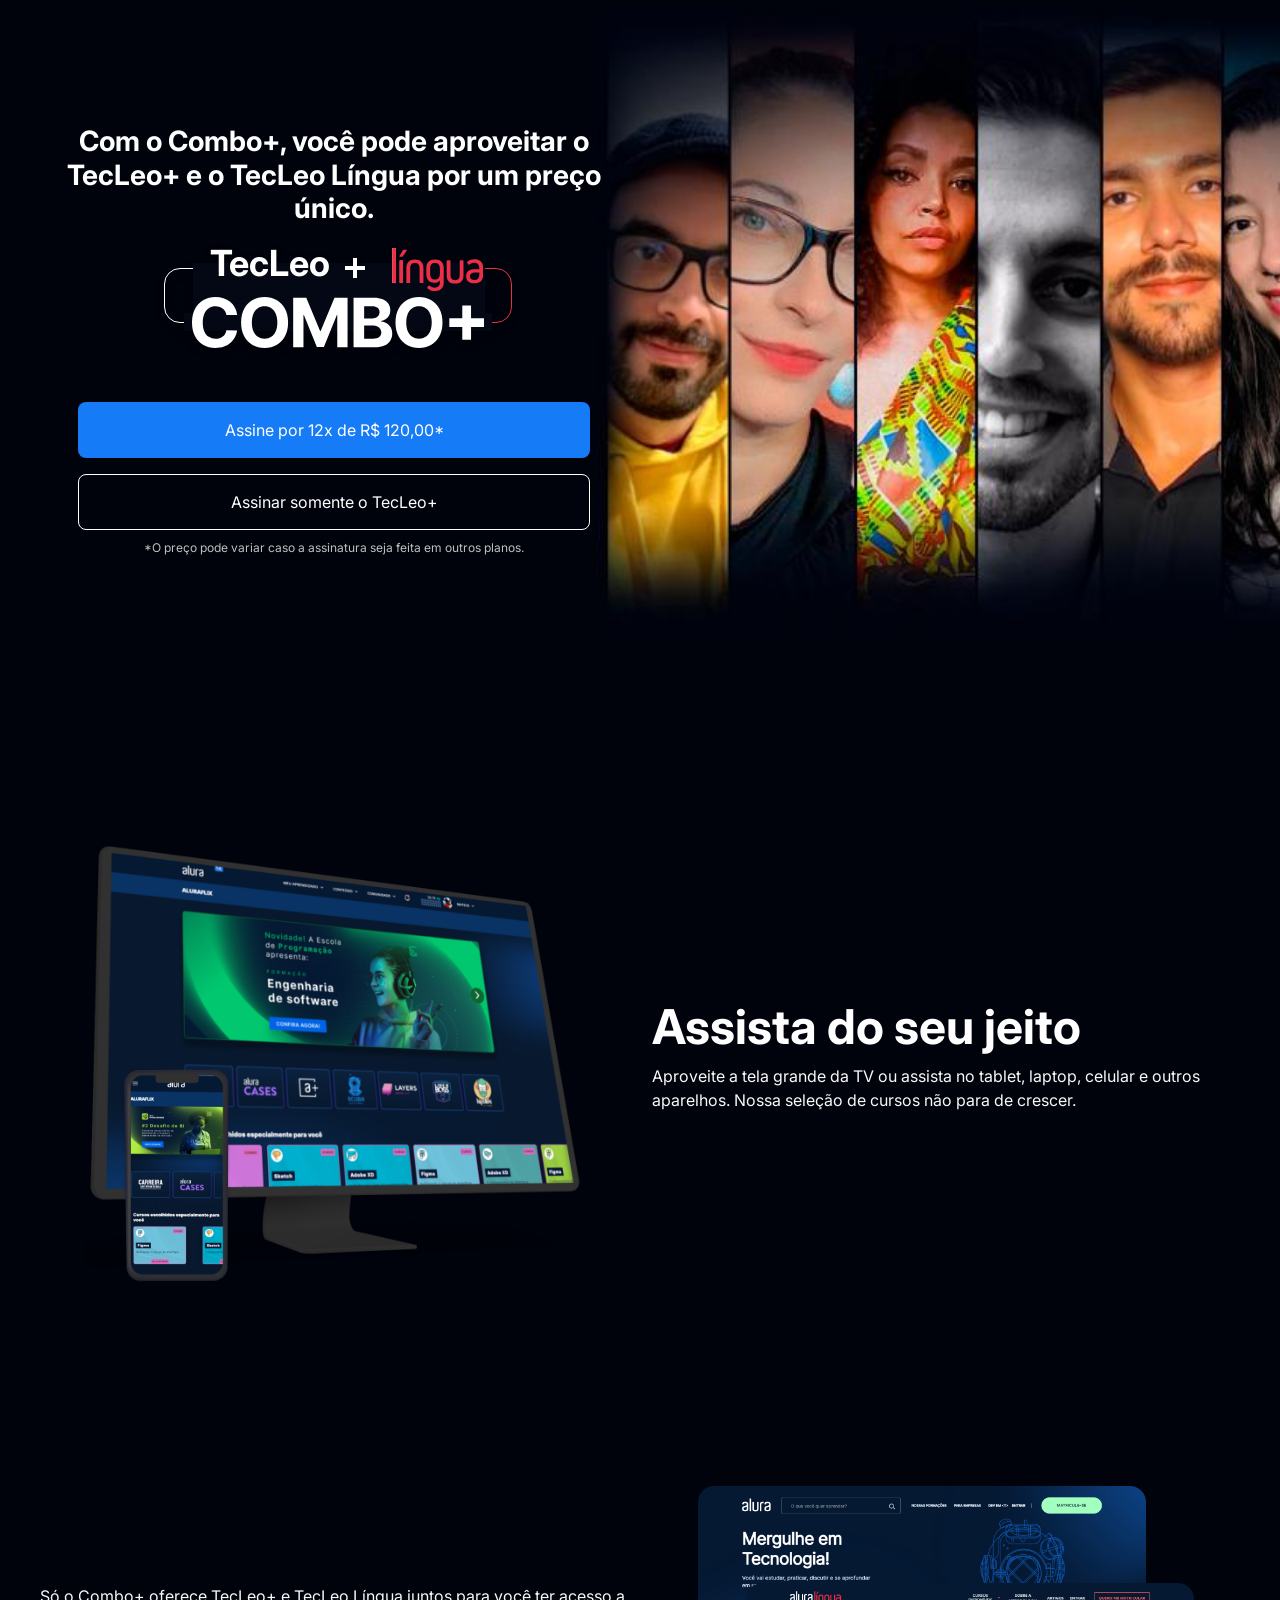
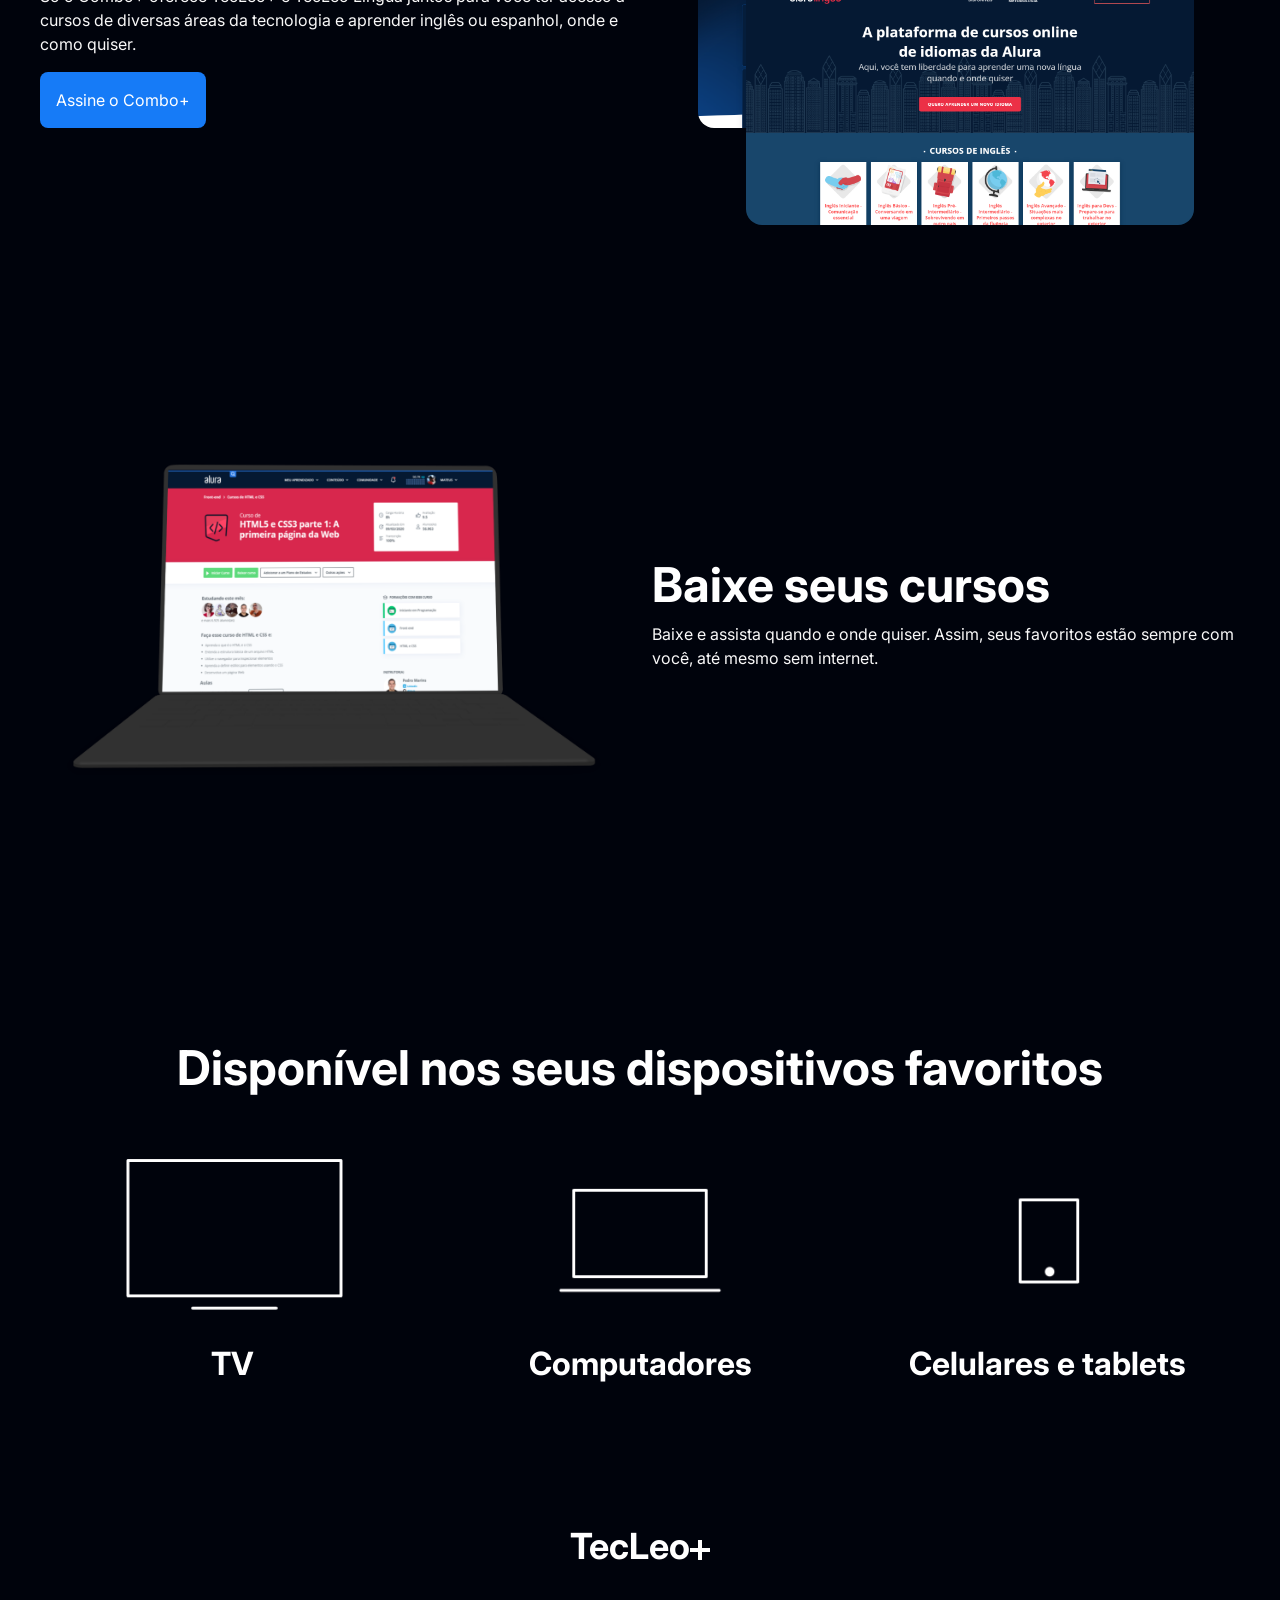
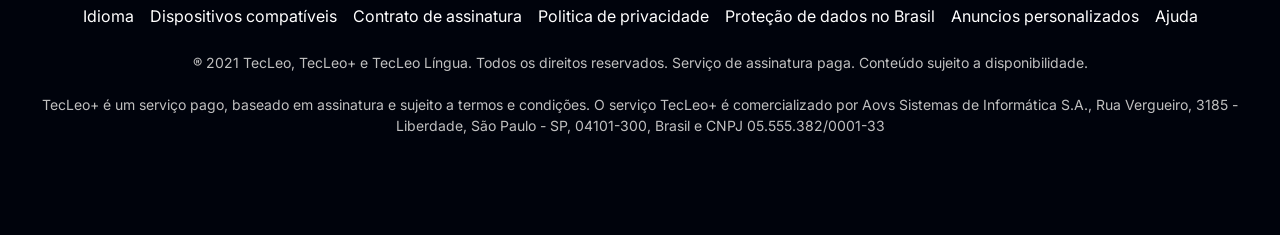
<file: index.html>
<!DOCTYPE html>
<html lang="pt-BR">
<head>
  <meta charset="UTF-8">
  <meta name="viewport" content="width=device-width, initial-scale=1.0">
  <title>TecLeo Combo+</title>

  <link rel="preconnect" href="https://fonts.googleapis.com">
  <link rel="preconnect" href="https://fonts.gstatic.com" crossorigin>
  <link href="https://fonts.googleapis.com/css2?family=Inter:wght@400;700&display=swap" rel="stylesheet">
  <link rel="stylesheet" href="style.css">
</head>
<body>

  <header class="hero">
    <div class="hero-conteudo">
      <h1 class="hero-titulo" id="combo+">
        Com o Combo+, você pode aproveitar o TecLeo+ e o TecLeo Língua por um preço único.
      </h1>

      <div class="hero-oferta">
        <div class="combo" role="img" aria-label="TecLeo+ e TecLeo Língua - Combo+">
          <span class="combo-borda combo-borda-esquerda"></span>
          <span class="combo-borda combo-borda-direita"></span>
          <span class="combo-mascara combo-mascara-topo"></span>
          <span class="combo-mascara combo-mascara-base"></span>

          <span class="combo-tecleo" aria-hidden="true">TecLeo</span>
          <img class="combo-mais" src="img/mais.svg" alt="">
          <img class="combo-lingua" src="img/lingua.svg" alt="">
          <img class="combo-nome" src="img/combo-mais.svg" alt="">
        </div>

        <div class="botoes">
          <a class="botao botao-primario" href="#">Assine por 12x de R$ 120,00*</a>
          <a class="botao botao-contorno" href="#">Assinar somente o TecLeo+</a>
        </div>

        <p class="hero-aviso">*O preço pode variar caso a assinatura seja feita em outros planos.</p>
      </div>
    </div>
  </header>

  <main>
    <section class="recurso recurso-assista">
      <div class="recurso-midia">
        <div class="plataformas">
          <img class="plataformas-monitor" src="img/monitor.png" alt="Monitor exibindo a plataforma de cursos">
          <img class="plataformas-celular" src="img/monitor-celular.png" alt="Celular exibindo a plataforma de cursos">
        </div>
      </div>

      <div class="recurso-texto">
        <h2 class="titulo">Assista do seu jeito</h2>
        <p class="texto">
          Aproveite a tela grande da TV ou assista no tablet, laptop, celular e outros aparelhos.
          Nossa seleção de cursos não para de crescer.
        </p>
      </div>
    </section>

    <section class="recurso recurso-combo" id="combo">
      <div class="recurso-texto">
        <p class="texto">
          Só o Combo+ oferece TecLeo+ e TecLeo Língua juntos para você ter acesso a cursos de diversas
          áreas da tecnologia e aprender inglês ou espanhol, onde e como quiser.
        </p>
        <a class="botao botao-primario botao-auto" href="combo+">Assine o Combo+</a>
      </div>

      <div class="recurso-midia">
        <div class="telas">
          <img class="telas-imagem telas-imagem-1" src="img/tela-alura.png" alt="Página inicial do TecLeo+">
          <img class="telas-imagem telas-imagem-2" src="img/tela-alura-lingua.png" alt="Página inicial do TecLeo Língua">
        </div>
      </div>
    </section>

    <section class="recurso recurso-baixe">
      <div class="recurso-midia">
        <img class="notebook" src="img/notebook.png" alt="Notebook exibindo um curso">
      </div>

      <div class="recurso-texto">
        <h2 class="titulo">Baixe seus cursos</h2>
        <p class="texto">
          Baixe e assista quando e onde quiser. Assim, seus favoritos estão sempre com você,
          até mesmo sem internet.
        </p>
      </div>
    </section>

    <section class="dispositivos" id="dispositivos">
      <h2 class="titulo titulo-centro">Disponível nos seus dispositivos favoritos</h2>

      <ul class="dispositivos-lista">
        <li class="dispositivo">
          <img src="img/icone-tv.png" alt="">
          <h3>TV</h3>
        </li>
        <li class="dispositivo">
          <img src="img/icone-computador.png" alt="">
          <h3>Computadores</h3>
        </li>
        <li class="dispositivo">
          <img src="img/icone-celular.png" alt="">
          <h3>Celulares e tablets</h3>
        </li>
      </ul>
    </section>
  </main>

  <footer class="rodape">
    <a class="logo" href="#" aria-label="TecLeo+">
      <span class="logo-texto">TecLeo</span>
      <img class="logo-mais" src="img/mais.svg" alt="">
    </a>

    <nav class="rodape-nav" aria-label="Links do rodapé">
      <a href="#combo">Idioma</a>
      <a href="#dispositivos">Dispositivos compatíveis</a>
      <a href="#combo+">Contrato de assinatura</a>
      <a href="#">Politica de privacidade</a>
      <a href="#">Proteção de dados no Brasil</a>
      <a href="#">Anuncios personalizados</a>
      <a href="#">Ajuda</a>
    </nav>

    <div class="rodape-legal">
      <p>® 2021 TecLeo, TecLeo+ e TecLeo Língua. Todos os direitos reservados. Serviço de assinatura paga. Conteúdo sujeito a disponibilidade.</p>
      <p>TecLeo+ é um serviço pago, baseado em assinatura e sujeito a termos e condições. O serviço TecLeo+ é comercializado por Aovs Sistemas de Informática S.A., Rua Vergueiro, 3185 - Liberdade, São Paulo - SP, 04101-300, Brasil e CNPJ 05.555.382/0001-33</p>
    </div>
  </footer>

</body>
</html>
</file>
<file: style.css>
:root {
  --fundo: #00030c;
  --branco: #ffffff;
  --texto: #f9f9f9;
  --cinza: #c0c0c0;
  --azul: #167bf7;
  --vermelho: #ec2f46;
  --mascara: #040814;
  --fonte: "Inter", system-ui, -apple-system, "Segoe UI", Roboto, Arial, sans-serif;
}

*,
*::before,
*::after {
  box-sizing: border-box;
}

body {
  margin: 0;
  background: var(--fundo);
  color: var(--branco);
  font-family: var(--fonte);
  font-size: 16px;
  line-height: 1.5;
}

img {
  display: block;
  max-width: 100%;
}

h1, h2, h3, p, ul {
  margin: 0;
  padding: 0;
}

ul {
  list-style: none;
}

a:focus-visible {
  outline: 2px solid var(--branco);
  outline-offset: 3px;
}

.botao {
  display: flex;
  align-items: center;
  justify-content: center;
  height: 56px;
  padding: 16px;
  border-radius: 8px;
  color: var(--branco);
  font-weight: 400;
  font-size: 16px;
  line-height: 1.5;
  text-align: center;
  text-decoration: none;
  transition: filter 0.2s;
}

.botao:hover {
  filter: brightness(1.12);
}

.botao-primario {
  background: var(--azul);
}

.botao-contorno {
  border: 1px solid var(--branco);
}

.botao-auto {
  display: inline-flex;
}

.titulo {
  font-size: clamp(32px, 4vw, 48px);
  font-weight: 700;
  line-height: 1.2;
}

.titulo-centro {
  text-align: center;
}

.texto {
  color: var(--texto);
  font-size: 16px;
  line-height: 1.5;
}

.hero {
  display: flex;
  align-items: center;
  height: 680px;
  background: var(--fundo) url("img/hero-fundo.jpg") 29px 9px / cover no-repeat;
}

.hero-conteudo {
  width: 588px;
  margin-left: 40px;
}

.hero-titulo {
  margin-bottom: 18px;
  font-size: 28px;
  font-weight: 700;
  line-height: 1.2;
  text-align: center;
}

.hero-oferta {
  width: 512px;
  margin: 0 auto;
}

.hero-aviso {
  margin-top: 10px;
  color: var(--cinza);
  font-size: 12px;
  line-height: 1.25;
  text-align: center;
}

.botoes {
  display: flex;
  flex-direction: column;
  gap: 16px;
  margin-top: 54px;
}

.combo {
  position: relative;
  width: 348px;
  height: 104px;
  margin-left: 86px;
  filter: drop-shadow(0 4px 4px rgba(0, 0, 0, 0.25));
}

.combo > * {
  position: absolute;
}

.combo-borda {
  top: 24px;
  height: 55px;
  border: 1px solid var(--branco);
  border-radius: 16px;
}

.combo-borda-esquerda {
  left: 0;
  width: 175px;
}

.combo-borda-direita {
  left: 168px;
  width: 180px;
  border-color: var(--vermelho);
}

.combo-mascara {
  background: var(--mascara);
}

.combo-mascara-topo {
  left: 29px;
  top: 19px;
  width: 292px;
  height: 56px;
}

.combo-mascara-base {
  left: 20px;
  top: 69px;
  width: 308px;
  height: 18px;
}

.combo-tecleo {
  left: 38px;
  top: 0;
  width: 136px;
  height: 39px;
  font-size: 36px;
  font-weight: 700;
  line-height: 39px;
  text-align: center;
  white-space: nowrap;
}

.combo-mais {
  left: 181px;
  top: 14px;
  width: 20px;
  height: 20px;
}

.combo-lingua {
  left: 228px;
  top: 4px;
  width: 91.34px;
  height: 43px;
}

.combo-nome {
  left: 28px;
  top: 53px;
  width: 292px;
  height: 51px;
}

.recurso {
  display: grid;
  grid-template-columns: repeat(2, 588px);
  column-gap: 24px;
  justify-content: center;
  align-items: center;
  color: var(--cinza);
}

.recurso-assista { margin-top: 95px; }
.recurso-combo   { margin-top: 151px; }
.recurso-baixe   { margin-top: 226px; }

.recurso-midia {
  display: flex;
  justify-content: center;
}

.recurso-texto {
  display: flex;
  flex-direction: column;
  align-items: flex-start;
  gap: 8px;
  color: var(--branco)
}

.recurso-combo .recurso-texto {
  gap: 16px;
}

.plataformas {
  position: relative;
  width: 498px;
  max-width: 100%;
  aspect-ratio: 498 / 560;
}

.plataformas-monitor {
  position: absolute;
  width: 100%;
  height: 100%;
}

.plataformas-celular {
  position: relative;
  transform: rotate(90deg);
  left: -4.2%;
  top: 59%;
  width: 45%;
  height: 25%;
}

.telas {
  position: relative;
  width: 496px;
  max-width: 100%;
  aspect-ratio: 496 / 339;
}

.telas-imagem {
  position: absolute;
  width: 90.323%;
  height: 71.386%;
  border-radius: 16px;
}

.telas-imagem-1 {
  left: 0;
  top: 0;
}

.telas-imagem-2 {
  left: 9.677%;
  top: 28.614%;
}

.notebook {
  width: 547px;
  max-width: 100%;
  height: auto;
}

.dispositivos {
  width: 1154px;
  max-width: 100%;
  margin: 264px auto 0;
}

.dispositivos-lista {
  display: flex;
  justify-content: space-between;
  margin-top: 40px;
}

.dispositivo {
  width: 339px;
  text-align: center;
}

.dispositivo img {
  width: 339px;
  height: 192px;
  object-fit: cover;
}

.dispositivo h3 {
  margin-top: 16px;
  font-size: 32px;
  font-weight: 700;
  line-height: 1.2;
}

.rodape {
  width: 1200px;
  max-width: 100%;
  margin: 144px auto 0;
  padding-bottom: 99px;
  text-align: center;
}

.logo {
  display: inline-flex;
  align-items: flex-start;
  color: var(--branco);
  text-decoration: none;
}

.logo-texto {
  font-size: 36px;
  font-weight: 700;
  line-height: 39px;
}

.logo-mais {
  width: 20px;
  height: 20px;
  margin-top: 13px;
}

.rodape-nav {
  display: flex;
  flex-wrap: wrap;
  justify-content: center;
  gap: 16px;
  margin-top: 38px;
}

.rodape-nav a {
  color: var(--branco);
  text-decoration: none;
}

.rodape-nav a:hover {
  text-decoration: underline;
}

.rodape-legal {
  margin-top: 24px;
  color: var(--cinza);
  font-size: 14px;
  line-height: 1.5;
}

.rodape-legal p + p {
  margin-top: 21px;
}

@media (max-width: 1240px) {
  .hero {
    height: auto;
    padding: 64px 24px;
    background-image:
      linear-gradient(rgba(0, 3, 12, 0.86), rgba(0, 3, 12, 0.86)),
      url("img/hero-fundo.jpg");
    background-position: 70% top;
  }

  .hero-conteudo {
    width: 100%;
    max-width: 588px;
    margin: 0 auto;
  }

  .hero-oferta {
    width: 100%;
    max-width: 512px;
  }

  .combo {
    margin: 0 auto;
  }

  .recurso {
    grid-template-columns: minmax(0, 588px);
    row-gap: 32px;
    padding-inline: 24px;
  }

  .recurso-assista,
  .recurso-combo,
  .recurso-baixe {
    margin-top: 80px;
  }

  .dispositivos {
    margin-top: 96px;
    padding-inline: 24px;
  }

  .dispositivos-lista {
    flex-direction: column;
    align-items: center;
    gap: 32px;
  }

  .dispositivo,
  .dispositivo img {
    width: 100%;
    max-width: 339px;
  }

  .rodape {
    margin-top: 96px;
    padding: 0 24px 64px;
  }
}

@media (max-width: 480px) {
  .hero {
    padding-inline: 16px;
  }

  .hero-titulo {
    font-size: 24px;
  }

  .botao {
    font-size: 15px;
  }
}
</file>
